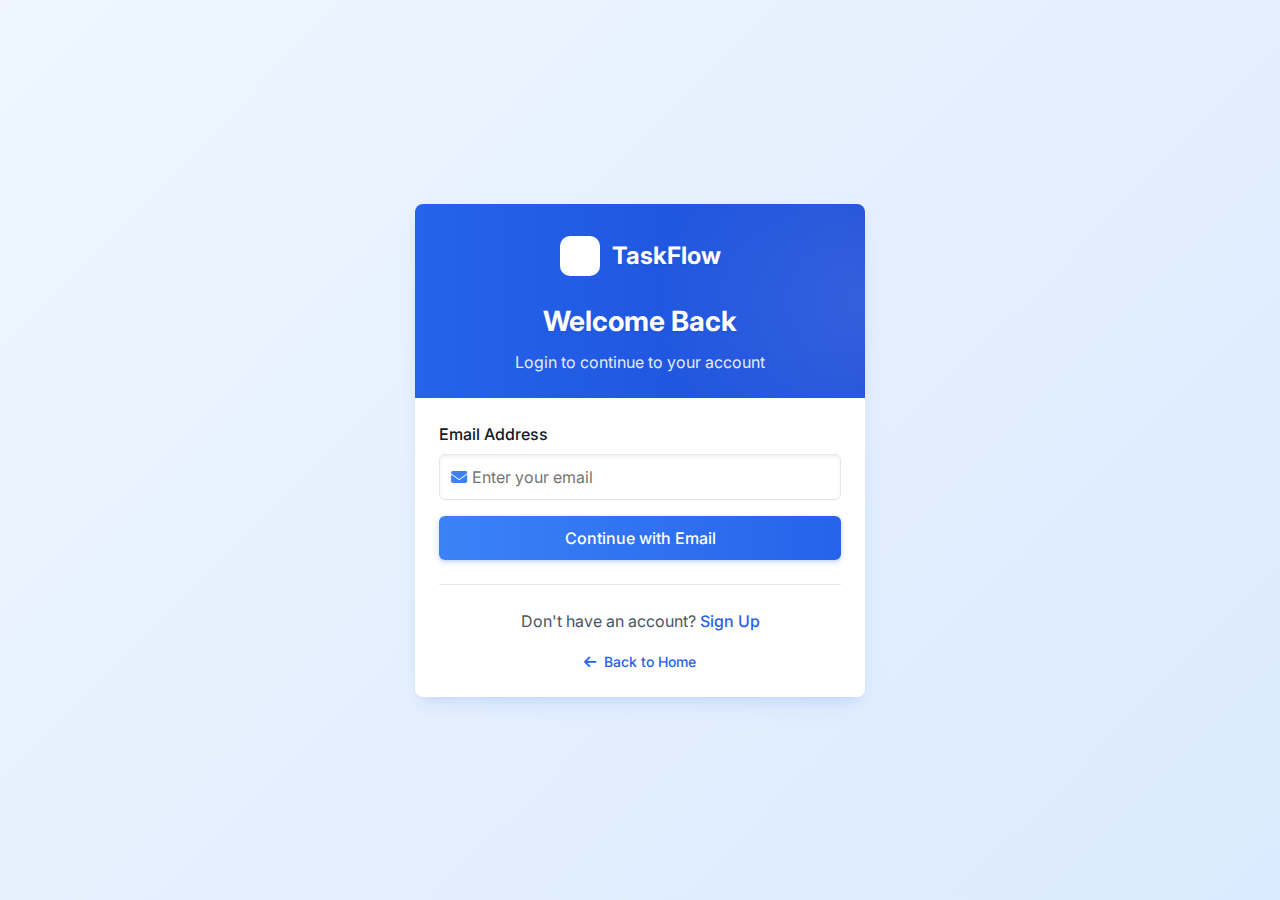
<file: login.html>
<!DOCTYPE html>
<html lang="en">
<head>
    <meta charset="UTF-8">
    <meta name="viewport" content="width=device-width, initial-scale=1.0">
    <title>Login | TaskFlow</title>
    <link rel="stylesheet" href="css/style.css">
    <link rel="stylesheet" href="css/auth.css">
    <link rel="stylesheet" href="https://cdnjs.cloudflare.com/ajax/libs/font-awesome/6.4.0/css/all.min.css">
    <link rel="preconnect" href="https://fonts.googleapis.com">
    <link rel="preconnect" href="https://fonts.gstatic.com" crossorigin>
    <link href="https://fonts.googleapis.com/css2?family=Inter:wght@300;400;500;600;700&display=swap" rel="stylesheet">
</head>
<body>
    <div class="auth-container">
        <div class="auth-card">
            <div class="auth-header">
                <div class="logo">
                    <img src="img/logo.svg" alt="TaskFlow Logo">
                    <h1>TaskFlow</h1>
                </div>
                <h2>Welcome Back</h2>
                <p>Login to continue to your account</p>
            </div>
            
            <div class="auth-form">
                <form id="login-form">
                    <div class="form-group">
                        <label for="email">Email Address</label>
                        <div class="input-with-icon">
                            <i class="fas fa-envelope"></i>
                            <input type="email" id="email" placeholder="Enter your email" required>
                        </div>
                    </div>
                    
                    <div id="otp-section" class="form-group hidden">
                        <label for="otp">OTP Verification</label>
                        <div class="input-with-icon">
                            <i class="fas fa-lock"></i>
                            <input type="text" id="otp" placeholder="Enter OTP sent to your email" maxlength="6">
                        </div>
                        <div class="otp-timer">
                            <span>Resend OTP in <span id="timer">60</span>s</span>
                            <button type="button" id="resend-otp" disabled>Resend OTP</button>
                        </div>
                    </div>
                    
                    <button type="submit" id="login-btn" class="auth-btn">Continue with Email</button>
                    <button type="button" id="verify-otp-btn" class="auth-btn hidden">Verify OTP</button>
                </form>
                
                <div class="auth-footer">
                    <p>Don't have an account? <a href="signup.html">Sign Up</a></p>
                    <a href="index.html" class="back-link"><i class="fas fa-arrow-left"></i> Back to Home</a>
                </div>
            </div>
        </div>
    </div>
    
    <div class="auth-background">
        <div class="shape shape-1"></div>
        <div class="shape shape-2"></div>
        <div class="shape shape-3"></div>
    </div>
    
    <script src="js/auth.js"></script>
</body>
</html>
</file>
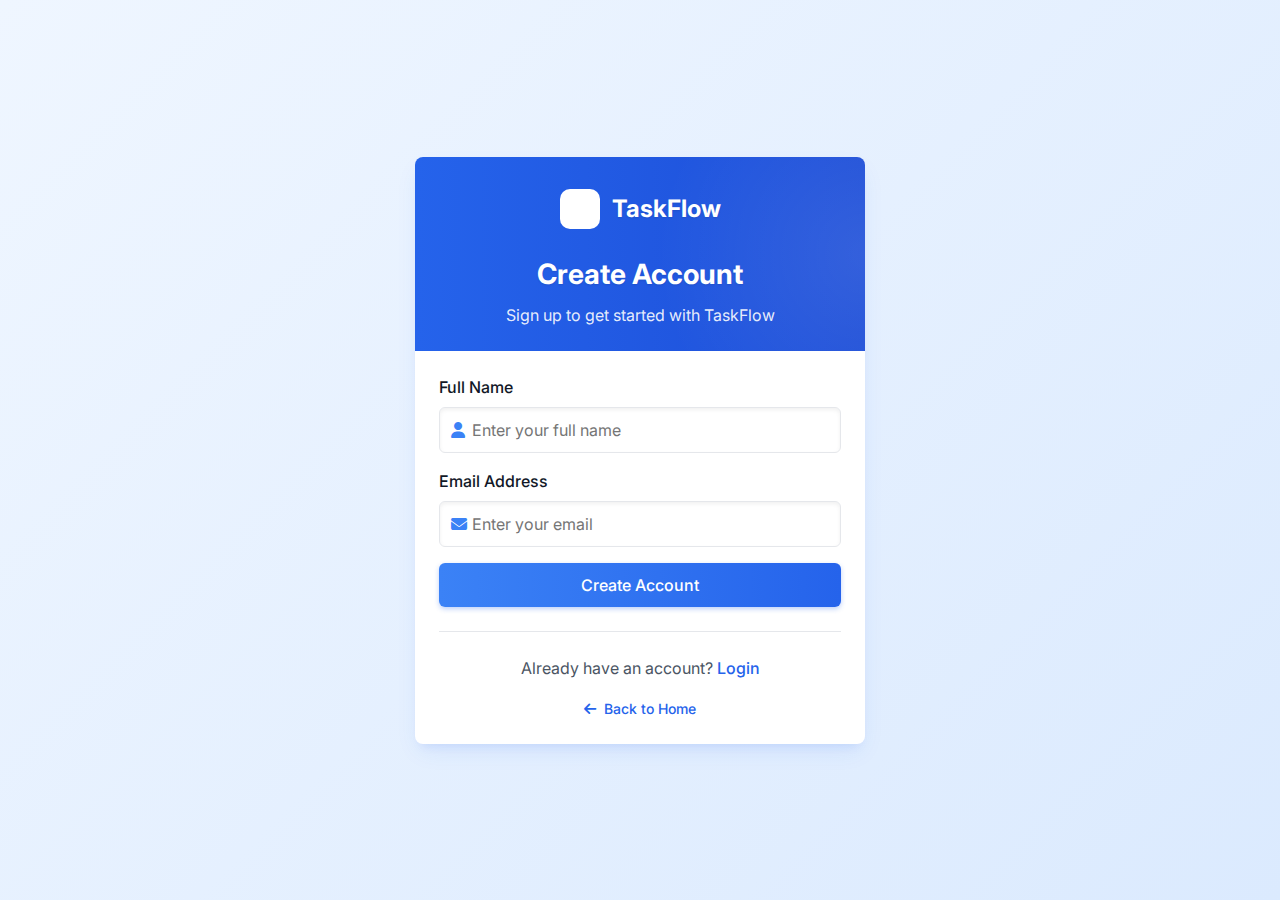
<file: signup.html>
<!DOCTYPE html>
<html lang="en">
<head>
    <meta charset="UTF-8">
    <meta name="viewport" content="width=device-width, initial-scale=1.0">
    <title>Sign Up | TaskFlow</title>
    <link rel="stylesheet" href="css/style.css">
    <link rel="stylesheet" href="css/auth.css">
    <link rel="stylesheet" href="https://cdnjs.cloudflare.com/ajax/libs/font-awesome/6.4.0/css/all.min.css">
    <link rel="preconnect" href="https://fonts.googleapis.com">
    <link rel="preconnect" href="https://fonts.gstatic.com" crossorigin>
    <link href="https://fonts.googleapis.com/css2?family=Inter:wght@300;400;500;600;700&display=swap" rel="stylesheet">
</head>
<body>
    <div class="auth-container">
        <div class="auth-card">
            <div class="auth-header">
                <div class="logo">
                    <img src="img/logo.svg" alt="TaskFlow Logo">
                    <h1>TaskFlow</h1>
                </div>
                <h2>Create Account</h2>
                <p>Sign up to get started with TaskFlow</p>
            </div>
            
            <div class="auth-form">
                <form id="signup-form">
                    <div class="form-group">
                        <label for="fullname">Full Name</label>
                        <div class="input-with-icon">
                            <i class="fas fa-user"></i>
                            <input type="text" id="fullname" placeholder="Enter your full name" required>
                        </div>
                    </div>
                    
                    <div class="form-group">
                        <label for="signup-email">Email Address</label>
                        <div class="input-with-icon">
                            <i class="fas fa-envelope"></i>
                            <input type="email" id="signup-email" placeholder="Enter your email" required>
                        </div>
                    </div>
                    
                    <div id="signup-otp-section" class="form-group hidden">
                        <label for="signup-otp">OTP Verification</label>
                        <div class="input-with-icon">
                            <i class="fas fa-lock"></i>
                            <input type="text" id="signup-otp" placeholder="Enter OTP sent to your email" maxlength="6">
                        </div>
                        <div class="otp-timer">
                            <span>Resend OTP in <span id="signup-timer">60</span>s</span>
                            <button type="button" id="signup-resend-otp" disabled>Resend OTP</button>
                        </div>
                    </div>
                    
                    <button type="submit" id="signup-btn" class="auth-btn">Create Account</button>
                    <button type="button" id="signup-verify-otp-btn" class="auth-btn hidden">Verify OTP</button>
                </form>
                
                <div class="auth-footer">
                    <p>Already have an account? <a href="login.html">Login</a></p>
                    <a href="index.html" class="back-link"><i class="fas fa-arrow-left"></i> Back to Home</a>
                </div>
            </div>
        </div>
    </div>
    
    <div class="auth-background">
        <div class="shape shape-1"></div>
        <div class="shape shape-2"></div>
        <div class="shape shape-3"></div>
    </div>
    
    <script src="js/auth.js"></script>
</body>
</html>
</file>
<file: css/style.css>
:root {
  /* Primary Colors - Using a more vibrant blue gradient */
  --primary-50: #eff6ff;
  --primary-100: #dbeafe;
  --primary-200: #bfdbfe;
  --primary-300: #93c5fd;
  --primary-400: #60a5fa;
  --primary-500: #3b82f6;
  --primary-600: #2563eb;
  --primary-700: #1d4ed8;
  --primary-800: #1e40af;
  --primary-900: #1e3a8a;
  
  /* Neutral Colors */
  --neutral-50: #f9fafb;
  --neutral-100: #f3f4f6;
  --neutral-200: #e5e7eb;
  --neutral-300: #d1d5db;
  --neutral-400: #9ca3af;
  --neutral-500: #6b7280;
  --neutral-600: #4b5563;
  --neutral-700: #374151;
  --neutral-800: #1f2937;
  --neutral-900: #111827;
  
  /* Accent Colors */
  --success: #10b981;
  --warning: #f59e0b;
  --error: #ef4444;
  --info: #3b82f6;
  
  /* UI Colors */
  --background: #ffffff;
  --foreground: var(--neutral-900);
  --card-bg: #ffffff;
  --border-color: var(--neutral-200);
  --muted: var(--neutral-100);
  --muted-foreground: var(--neutral-500);
  
  /* Typography */
  --font-sans: 'Inter', -apple-system, BlinkMacSystemFont, 'Segoe UI', Roboto, Oxygen, Ubuntu, Cantarell, 'Open Sans', 'Helvetica Neue', sans-serif;
  
  /* Shadows */
  --shadow-sm: 0 1px 2px 0 rgba(0, 0, 0, 0.05);
  --shadow: 0 1px 3px 0 rgba(0, 0, 0, 0.1), 0 1px 2px 0 rgba(0, 0, 0, 0.06);
  --shadow-md: 0 4px 6px -1px rgba(0, 0, 0, 0.1), 0 2px 4px -1px rgba(0, 0, 0, 0.06);
  --shadow-lg: 0 10px 15px -3px rgba(0, 0, 0, 0.1), 0 4px 6px -2px rgba(0, 0, 0, 0.05);
  --shadow-xl: 0 20px 25px -5px rgba(0, 0, 0, 0.1), 0 10px 10px -5px rgba(0, 0, 0, 0.04);
  --shadow-inner: inset 0 2px 4px 0 rgba(0, 0, 0, 0.06);
  --shadow-premium: 0 10px 25px -5px rgba(37, 99, 235, 0.1), 0 8px 10px -6px rgba(37, 99, 235, 0.1);
  
  /* Spacing */
  --spacing-1: 0.25rem;
  --spacing-2: 0.5rem;
  --spacing-3: 0.75rem;
  --spacing-4: 1rem;
  --spacing-5: 1.25rem;
  --spacing-6: 1.5rem;
  --spacing-8: 2rem;
  --spacing-10: 2.5rem;
  --spacing-12: 3rem;
  --spacing-16: 4rem;
  
  /* Border Radius */
  --radius-sm: 0.125rem;
  --radius: 0.25rem;
  --radius-md: 0.375rem;
  --radius-lg: 0.5rem;
  --radius-xl: 0.75rem;
  --radius-2xl: 1rem;
  --radius-full: 9999px;
  
  /* Transitions */
  --transition-all: all 0.2s ease;
  --transition-transform: transform 0.2s ease;
  --transition-opacity: opacity 0.2s ease;
  --transition-colors: background-color 0.2s ease, border-color 0.2s ease, color 0.2s ease;
  
  /* Layout */
  --sidebar-width: 250px;
  --header-height: 70px;
}

/* Dark Mode Colors */
.dark-mode {
  --background: var(--neutral-900);
  --foreground: var(--neutral-50);
  --card-bg: var(--neutral-800);
  --border-color: var(--neutral-700);
  --muted: var(--neutral-800);
  --muted-foreground: var(--neutral-400);
}

/* Reset & Base Styles */
*, *::before, *::after {
  box-sizing: border-box;
  margin: 0;
  padding: 0;
}

html {
  font-size: 16px;
  height: 100%;
  scroll-behavior: smooth;
}

body {
  font-family: var(--font-sans);
  background-color: var(--background);
  color: var(--foreground);
  line-height: 1.5;
  min-height: 100vh;
  transition: var(--transition-colors);
  -webkit-font-smoothing: antialiased;
  -moz-osx-font-smoothing: grayscale;
}

a {
  color: var(--primary-600);
  text-decoration: none;
  transition: var(--transition-colors);
}

a:hover {
  color: var(--primary-700);
}

button, input, select, textarea {
  font-family: inherit;
  font-size: 100%;
}

button {
  cursor: pointer;
}

ul, ol {
  list-style: none;
}

img {
  max-width: 100%;
  height: auto;
}

/* Layout */
.app-container {
  display: flex;
  min-height: 100vh;
  background: linear-gradient(to bottom right, var(--background), var(--neutral-50));
}

.sidebar {
  width: var(--sidebar-width);
  background: linear-gradient(to bottom, var(--primary-600), var(--primary-700));
  color: white;
  padding: var(--spacing-6);
  display: flex;
  flex-direction: column;
  position: fixed;
  height: 100vh;
  z-index: 10;
  transition: var(--transition-all);
  box-shadow: var(--shadow-lg);
}

.content {
  flex: 1;
  margin-left: var(--sidebar-width);
  min-height: 100vh;
  transition: var(--transition-all);
}

header {
  height: var(--header-height);
  border-bottom: 1px solid var(--border-color);
  display: flex;
  align-items: center;
  justify-content: space-between;
  padding: 0 var(--spacing-6);
  background-color: var(--card-bg);
  position: sticky;
  top: 0;
  z-index: 5;
  box-shadow: var(--shadow-sm);
  backdrop-filter: blur(10px);
  -webkit-backdrop-filter: blur(10px);
}

/* Logo */
.logo {
  display: flex;
  align-items: center;
  gap: var(--spacing-3);
  margin-bottom: var(--spacing-8);
}

.logo img {
  width: 32px;
  height: 32px;
  filter: drop-shadow(0 2px 4px rgba(0, 0, 0, 0.1));
}

.logo h1 {
  font-size: 1.5rem;
  font-weight: 700;
  color: white;
  text-shadow: 0 1px 2px rgba(0, 0, 0, 0.1);
}

/* Navigation */
.nav-links {
  display: flex;
  flex-direction: column;
  gap: var(--spacing-2);
  margin-bottom: var(--spacing-8);
  flex: 1;
}

.nav-links li a {
  display: flex;
  align-items: center;
  gap: var(--spacing-3);
  padding: var(--spacing-3) var(--spacing-4);
  border-radius: var(--radius-md);
  color: rgba(255, 255, 255, 0.8);
  font-weight: 500;
  transition: var(--transition-all);
}

.nav-links li a:hover {
  background-color: rgba(255, 255, 255, 0.1);
  color: white;
  transform: translateX(5px);
}

.nav-links li.active a {
  background-color: rgba(255, 255, 255, 0.2);
  color: white;
  box-shadow: 0 2px 5px rgba(0, 0, 0, 0.1);
}

/* Theme Toggle */
.theme-toggle {
  display: flex;
  align-items: center;
  justify-content: space-between;
  padding: var(--spacing-4);
  background-color: rgba(255, 255, 255, 0.1);
  border-radius: var(--radius-md);
  color: white;
}

.switch {
  position: relative;
  display: inline-block;
  width: 48px;
  height: 24px;
}

.switch input {
  opacity: 0;
  width: 0;
  height: 0;
}

.slider {
  position: absolute;
  cursor: pointer;
  top: 0;
  left: 0;
  right: 0;
  bottom: 0;
  background-color: rgba(255, 255, 255, 0.3);
  transition: var(--transition-all);
}

.slider:before {
  position: absolute;
  content: "";
  height: 18px;
  width: 18px;
  left: 3px;
  bottom: 3px;
  background-color: white;
  transition: var(--transition-all);
  box-shadow: 0 2px 4px rgba(0, 0, 0, 0.1);
}

input:checked + .slider {
  background-color: var(--primary-300);
}

input:checked + .slider:before {
  transform: translateX(24px);
}

.slider.round {
  border-radius: 24px;
}

.slider.round:before {
  border-radius: 50%;
}

/* Header Components */
.search-container {
  position: relative;
  width: 300px;
}

.search-container i {
  position: absolute;
  left: var(--spacing-3);
  top: 50%;
  transform: translateY(-50%);
  color: var(--neutral-400);
}

.search-container input {
  width: 100%;
  padding: var(--spacing-3) var(--spacing-3) var(--spacing-3) var(--spacing-8);
  border: 1px solid var(--border-color);
  border-radius: var(--radius-full);
  background-color: var(--muted);
  color: var(--foreground);
  transition: var(--transition-all);
  box-shadow: var(--shadow-inner);
}

.search-container input:focus {
  outline: none;
  border-color: var(--primary-400);
  background-color: var(--background);
  box-shadow: 0 0 0 3px rgba(59, 130, 246, 0.1);
}

.user-menu {
  display: flex;
  align-items: center;
  gap: var(--spacing-4);
}

.notifications {
  position: relative;
  cursor: pointer;
  transition: var(--transition-transform);
}

.notifications:hover {
  transform: scale(1.1);
}

.notifications i {
  font-size: 1.25rem;
  color: var(--neutral-600);
}

.badge {
  position: absolute;
  top: -8px;
  right: -8px;
  background: linear-gradient(to bottom right, var(--error), #f87171);
  color: white;
  font-size: 0.75rem;
  width: 18px;
  height: 18px;
  border-radius: 50%;
  display: flex;
  align-items: center;
  justify-content: center;
  box-shadow: 0 2px 4px rgba(239, 68, 68, 0.3);
}

.user-profile {
  display: flex;
  align-items: center;
  gap: var(--spacing-2);
  cursor: pointer;
  padding: var(--spacing-2) var(--spacing-3);
  border-radius: var(--radius-md);
  transition: var(--transition-all);
}

.user-profile:hover {
  background-color: var(--muted);
  transform: translateY(-2px);
}

.user-profile img {
  width: 36px;
  height: 36px;
  border-radius: 50%;
  object-fit: cover;
  border: 2px solid var(--primary-200);
  box-shadow: 0 2px 5px rgba(0, 0, 0, 0.1);
}

.dropdown-menu {
  position: absolute;
  top: calc(var(--header-height) - 10px);
  right: var(--spacing-6);
  background-color: var(--card-bg);
  border: 1px solid var(--border-color);
  border-radius: var(--radius-md);
  box-shadow: var(--shadow-lg);
  width: 200px;
  z-index: 10;
  display: none;
  transform: translateY(-10px);
  opacity: 0;
  transition: var(--transition-all);
}

.dropdown-menu.active {
  display: block;
  transform: translateY(0);
  opacity: 1;
}

.dropdown-menu ul {
  padding: var(--spacing-2);
}

.dropdown-menu ul li a {
  display: flex;
  align-items: center;
  gap: var(--spacing-3);
  padding: var(--spacing-3) var(--spacing-4);
  color: var(--foreground);
  border-radius: var(--radius-md);
  transition: var(--transition-all);
}

.dropdown-menu ul li a:hover {
  background-color: var(--muted);
  transform: translateX(5px);
}

/* Dashboard */
.dashboard {
  padding: var(--spacing-6);
}

.welcome-section {
  margin-bottom: var(--spacing-8);
  background: linear-gradient(to right, var(--primary-600), var(--primary-700));
  padding: var(--spacing-6);
  border-radius: var(--radius-lg);
  color: white;
  box-shadow: var(--shadow-premium);
  position: relative;
  overflow: hidden;
}

.welcome-section::before {
  content: '';
  position: absolute;
  top: -50%;
  right: -50%;
  width: 100%;
  height: 200%;
  background: radial-gradient(circle, rgba(255, 255, 255, 0.1) 0%, transparent 70%);
  transform: rotate(30deg);
}

.welcome-section h2 {
  font-size: 1.75rem;
  font-weight: 700;
  margin-bottom: var(--spacing-2);
  text-shadow: 0 1px 2px rgba(0, 0, 0, 0.1);
}

.welcome-section p {
  color: rgba(255, 255, 255, 0.9);
  font-weight: 500;
}

.task-controls {
  display: flex;
  justify-content: space-between;
  align-items: center;
  margin-bottom: var(--spacing-6);
  background-color: var(--card-bg);
  padding: var(--spacing-4) var(--spacing-6);
  border-radius: var(--radius-lg);
  box-shadow: var(--shadow);
}

.filters {
  display: flex;
  gap: var(--spacing-2);
}

.filter-btn {
  padding: var(--spacing-2) var(--spacing-4);
  border: 1px solid var(--border-color);
  border-radius: var(--radius-full);
  background-color: var(--background);
  color: var(--neutral-600);
  font-weight: 500;
  transition: var(--transition-all);
}

.filter-btn:hover {
  background-color: var(--muted);
  transform: translateY(-2px);
  box-shadow: var(--shadow-sm);
}

.filter-btn.active {
  background: linear-gradient(to right, var(--primary-500), var(--primary-600));
  color: white;
  border-color: transparent;
  box-shadow: 0 2px 5px rgba(37, 99, 235, 0.3);
}

.add-task-btn {
  display: flex;
  align-items: center;
  gap: var(--spacing-2);
  padding: var(--spacing-3) var(--spacing-5);
  background: linear-gradient(to right, var(--primary-500), var(--primary-600));
  color: white;
  border: none;
  border-radius: var(--radius-md);
  font-weight: 500;
  transition: var(--transition-all);
  box-shadow: 0 2px 5px rgba(37, 99, 235, 0.3);
}

.add-task-btn:hover {
  background: linear-gradient(to right, var(--primary-600), var(--primary-700));
  transform: translateY(-2px);
  box-shadow: 0 4px 8px rgba(37, 99, 235, 0.4);
}

.tasks-container {
  display: grid;
  grid-template-columns: repeat(auto-fill, minmax(300px, 1fr));
  gap: var(--spacing-6);
}

.task-card {
  background-color: var(--card-bg);
  border: 1px solid var(--border-color);
  border-radius: var(--radius-lg);
  padding: var(--spacing-5);
  box-shadow: var(--shadow);
  transition: var(--transition-all);
  position: relative;
  overflow: hidden;
}

.task-card::before {
  content: '';
  position: absolute;
  top: 0;
  left: 0;
  width: 4px;
  height: 100%;
  background: linear-gradient(to bottom, var(--primary-400), var(--primary-600));
  opacity: 0;
  transition: var(--transition-all);
}

.task-card:hover {
  box-shadow: var(--shadow-lg);
  transform: translateY(-5px);
}

.task-card:hover::before {
  opacity: 1;
}

.task-header {
  display: flex;
  justify-content: space-between;
  align-items: flex-start;
  margin-bottom: var(--spacing-4);
}

.task-title {
  font-size: 1.125rem;
  font-weight: 600;
  margin-bottom: var(--spacing-2);
  color: var(--foreground);
}

.task-priority {
  font-size: 0.75rem;
  font-weight: 600;
  padding: var(--spacing-1) var(--spacing-2);
  border-radius: var(--radius-full);
  text-transform: uppercase;
  letter-spacing: 0.5px;
}

.priority-high {
  background: linear-gradient(to right, #fecaca, #fca5a5);
  color: #b91c1c;
}

.priority-medium {
  background: linear-gradient(to right, #fed7aa, #fdba74);
  color: #c2410c;
}

.priority-low {
  background: linear-gradient(to right, #bbf7d0, #86efac);
  color: #15803d;
}

.task-description {
  color: var(--neutral-600);
  margin-bottom: var(--spacing-4);
  font-size: 0.875rem;
  line-height: 1.6;
}

.task-meta {
  display: flex;
  justify-content: space-between;
  align-items: center;
  font-size: 0.875rem;
  color: var(--neutral-500);
}

.task-due-date, .task-created {
  display: flex;
  align-items: center;
  gap: var(--spacing-2);
}

.task-actions {
  display: flex;
  justify-content: space-between;
  align-items: center;
  margin-top: var(--spacing-4);
  padding-top: var(--spacing-4);
  border-top: 1px solid var(--border-color);
}

.task-complete {
  display: flex;
  align-items: center;
  gap: var(--spacing-2);
}

.task-complete input[type="checkbox"] {
  width: 18px;
  height: 18px;
  border-radius: var(--radius-sm);
  border: 2px solid var(--neutral-400);
  appearance: none;
  cursor: pointer;
  transition: var(--transition-all);
}

.task-complete input[type="checkbox"]:checked {
  background-color: var(--primary-600);
  border-color: var(--primary-600);
  background-image: url("data:image/svg+xml,%3Csvg xmlns='http://www.w3.org/2000/svg' viewBox='0 0 24 24' fill='white' width='18px' height='18px'%3E%3Cpath d='M0 0h24v24H0z' fill='none'/%3E%3Cpath d='M9 16.17L4.83 12l-1.42 1.41L9 19 21 7l-1.41-1.41z'/%3E%3C/svg%3E");
  background-repeat: no-repeat;
  background-position: center;
  box-shadow: 0 0 0 2px rgba(37, 99, 235, 0.3);
}

.task-menu {
  position: relative;
}

.task-menu-btn {
  background: none;
  border: none;
  color: var(--neutral-500);
  cursor: pointer;
  font-size: 1.25rem;
  transition: var(--transition-all);
}

.task-menu-btn:hover {
  color: var(--primary-600);
  transform: rotate(90deg);
}

.task-menu-dropdown {
  position: absolute;
  top: 100%;
  right: 0;
  background-color: var(--card-bg);
  border: 1px solid var(--border-color);
  border-radius: var(--radius-md);
  box-shadow: var(--shadow-lg);
  width: 150px;
  z-index: 5;
  display: none;
  transform: translateY(10px);
  opacity: 0;
  transition: var(--transition-all);
}

.task-menu-dropdown.active {
  display: block;
  transform: translateY(0);
  opacity: 1;
}

.task-menu-dropdown ul li a {
  display: flex;
  align-items: center;
  gap: var(--spacing-2);
  padding: var(--spacing-2) var(--spacing-4);
  color: var(--foreground);
  font-size: 0.875rem;
  transition: var(--transition-all);
}

.task-menu-dropdown ul li a:hover {
  background-color: var(--muted);
  transform: translateX(5px);
}

.task-menu-dropdown ul li a.delete {
  color: var(--error);
}

.task-menu-dropdown ul li a.delete:hover {
  background-color: rgba(239, 68, 68, 0.1);
}

.empty-state {
  grid-column: 1 / -1;
  display: flex;
  flex-direction: column;
  align-items: center;
  justify-content: center;
  padding: var(--spacing-12);
  text-align: center;
  background-color: var(--card-bg);
  border-radius: var(--radius-lg);
  box-shadow: var(--shadow);
}

.empty-state img {
  width: 200px;
  margin-bottom: var(--spacing-6);
  filter: drop-shadow(0 4px 6px rgba(0, 0, 0, 0.1));
  animation: float 3s ease-in-out infinite;
}

@keyframes float {
  0% { transform: translateY(0px); }
  50% { transform: translateY(-10px); }
  100% { transform: translateY(0px); }
}

.empty-state h3 {
  font-size: 1.25rem;
  font-weight: 600;
  margin-bottom: var(--spacing-2);
  color: var(--foreground);
}

.empty-state p {
  color: var(--neutral-500);
}

/* Modal */
.modal {
  position: fixed;
  top: 0;
  left: 0;
  width: 100%;
  height: 100%;
  display: flex;
  align-items: center;
  justify-content: center;
  z-index: 100;
  visibility: hidden;
  opacity: 0;
  transition: var(--transition-all);
}

.modal.active {
  visibility: visible;
  opacity: 1;
}

.modal-content {
  background-color: var(--card-bg);
  border-radius: var(--radius-lg);
  box-shadow: var(--shadow-xl);
  width: 90%;
  max-width: 500px;
  max-height: 90vh;
  overflow-y: auto;
  z-index: 101;
  transform: scale(0.9);
  transition: var(--transition-all);
}

.modal.active .modal-content {
  transform: scale(1);
}

.modal-header {
  display: flex;
  justify-content: space-between;
  align-items: center;
  padding: var(--spacing-5);
  border-bottom: 1px solid var(--border-color);
  background: linear-gradient(to right, var(--primary-600), var(--primary-700));
  color: white;
  border-top-left-radius: var(--radius-lg);
  border-top-right-radius: var(--radius-lg);
}

.modal-header h2 {
  font-size: 1.25rem;
  font-weight: 600;
  text-shadow: 0 1px 2px rgba(0, 0, 0, 0.1);
}

.close-btn {
  background: none;
  border: none;
  font-size: 1.5rem;
  color: rgba(255, 255, 255, 0.8);
  cursor: pointer;
  transition: var(--transition-all);
}

.close-btn:hover {
  color: white;
  transform: rotate(90deg);
}

.modal-body {
  padding: var(--spacing-5);
}

.form-group {
  margin-bottom: var(--spacing-4);
}

.form-group label {
  display: block;
  margin-bottom: var(--spacing-2);
  font-weight: 500;
  color: var(--foreground);
}

.form-group input,
.form-group textarea,
.form-group select {
  width: 100%;
  padding: var(--spacing-3);
  border: 1px solid var(--border-color);
  border-radius: var(--radius-md);
  background-color: var(--background);
  color: var(--foreground);
  transition: var(--transition-all);
  box-shadow: var(--shadow-inner);
}

.form-group input:focus,
.form-group textarea:focus,
.form-group select:focus {
  outline: none;
  border-color: var(--primary-400);
  box-shadow: 0 0 0 3px rgba(59, 130, 246, 0.1);
}

.form-group textarea {
  resize: vertical;
  min-height: 100px;
}

.form-row {
  display: grid;
  grid-template-columns: 1fr 1fr;
  gap: var(--spacing-4);
}

.form-actions {
  display: flex;
  justify-content: flex-end;
  gap: var(--spacing-3);
  margin-top: var(--spacing-6);
}

.cancel-btn {
  padding: var(--spacing-2) var(--spacing-4);
  background-color: var(--neutral-200);
  color: var(--neutral-700);
  border: none;
  border-radius: var(--radius-md);
  font-weight: 500;
  transition: var(--transition-all);
}

.cancel-btn:hover {
  background-color: var(--neutral-300);
  transform: translateY(-2px);
}

.save-btn {
  padding: var(--spacing-2) var(--spacing-4);
  background: linear-gradient(to right, var(--primary-500), var(--primary-600));
  color: white;
  border: none;
  border-radius: var(--radius-md);
  font-weight: 500;
  transition: var(--transition-all);
  box-shadow: 0 2px 5px rgba(37, 99, 235, 0.3);
}

.save-btn:hover {
  background: linear-gradient(to right, var(--primary-600), var(--primary-700));
  transform: translateY(-2px);
  box-shadow: 0 4px 8px rgba(37, 99,  var(--primary-700));
  transform: translateY(-2px);
  box-shadow: 0 4px 8px rgba(37, 99, 235, 0.4);
}

.overlay {
  position: fixed;
  top: 0;
  left: 0;
  width: 100%;
  height: 100%;
  background-color: rgba(0, 0, 0, 0.5);
  backdrop-filter: blur(3px);
  z-index: 99;
  visibility: hidden;
  opacity: 0;
  transition: var(--transition-all);
}

.overlay.active {
  visibility: visible;
  opacity: 1;
}

/* Profile Page */
.profile-container {
  padding: var(--spacing-6);
}

.profile-header {
  margin-bottom: var(--spacing-8);
  background: linear-gradient(to right, var(--primary-600), var(--primary-700));
  padding: var(--spacing-6);
  border-radius: var(--radius-lg);
  color: white;
  box-shadow: var(--shadow-premium);
}

.profile-header h2 {
  font-size: 1.75rem;
  font-weight: 700;
  margin-bottom: var(--spacing-2);
  text-shadow: 0 1px 2px rgba(0, 0, 0, 0.1);
}

.profile-header p {
  color: rgba(255, 255, 255, 0.9);
}

.profile-content {
  display: grid;
  gap: var(--spacing-8);
}

.profile-card {
  background-color: var(--card-bg);
  border-radius: var(--radius-lg);
  padding: var(--spacing-6);
  box-shadow: var(--shadow-lg);
  display: flex;
  align-items: center;
  gap: var(--spacing-6);
  position: relative;
  overflow: hidden;
}

.profile-card::after {
  content: '';
  position: absolute;
  bottom: 0;
  right: 0;
  width: 150px;
  height: 150px;
  background: radial-gradient(circle, var(--primary-100) 0%, transparent 70%);
  opacity: 0.5;
  z-index: 0;
}

.profile-avatar {
  position: relative;
  z-index: 1;
}

.profile-avatar img {
  width: 100px;
  height: 100px;
  border-radius: 50%;
  object-fit: cover;
  border: 4px solid var(--primary-100);
  box-shadow: 0 4px 10px rgba(37, 99, 235, 0.2);
  transition: var(--transition-all);
}

.profile-avatar img:hover {
  transform: scale(1.05);
}

.avatar-upload {
  position: absolute;
  bottom: 0;
  right: 0;
}

.upload-btn {
  display: flex;
  align-items: center;
  justify-content: center;
  width: 32px;
  height: 32px;
  background: linear-gradient(to right, var(--primary-500), var(--primary-600));
  color: white;
  border-radius: 50%;
  cursor: pointer;
  transition: var(--transition-all);
  box-shadow: 0 2px 5px rgba(37, 99, 235, 0.3);
}

.upload-btn:hover {
  background: linear-gradient(to right, var(--primary-600), var(--primary-700));
  transform: translateY(-2px);
  box-shadow: 0 4px 8px rgba(37, 99, 235, 0.4);
}

#avatar-upload {
  display: none;
}

.profile-info {
  z-index: 1;
}

.profile-info h3 {
  font-size: 1.5rem;
  font-weight: 600;
  margin-bottom: var(--spacing-1);
  color: var(--foreground);
}

.profile-info p {
  color: var(--neutral-600);
  margin-bottom: var(--spacing-2);
}

.joined-date {
  font-size: 0.875rem;
  color: var(--neutral-500);
}

.profile-stats {
  display: grid;
  grid-template-columns: repeat(auto-fit, minmax(200px, 1fr));
  gap: var(--spacing-4);
}

.stat-card {
  background-color: var(--card-bg);
  border-radius: var(--radius-lg);
  padding: var(--spacing-5);
  box-shadow: var(--shadow);
  display: flex;
  align-items: center;
  gap: var(--spacing-4);
  transition: var(--transition-all);
  position: relative;
  overflow: hidden;
}

.stat-card:hover {
  transform: translateY(-5px);
  box-shadow: var(--shadow-lg);
}

.stat-card::before {
  content: '';
  position: absolute;
  top: 0;
  left: 0;
  width: 4px;
  height: 100%;
  background: linear-gradient(to bottom, var(--primary-400), var(--primary-600));
}

.stat-icon {
  display: flex;
  align-items: center;
  justify-content: center;
  width: 48px;
  height: 48px;
  background: linear-gradient(to bottom right, var(--primary-100), var(--primary-200));
  color: var(--primary-600);
  border-radius: var(--radius-md);
  font-size: 1.25rem;
  box-shadow: 0 2px 5px rgba(37, 99, 235, 0.1);
  z-index: 1;
}

.dark-mode .stat-icon {
  background: linear-gradient(to bottom right, var(--primary-900), var(--primary-800));
  color: var(--primary-300);
}

.stat-info {
  z-index: 1;
}

.stat-info h4 {
  font-size: 1rem;
  font-weight: 600;
  margin-bottom: var(--spacing-1);
  color: var(--foreground);
}

.stat-info p {
  font-size: 1.5rem;
  font-weight: 700;
  background: linear-gradient(to right, var(--primary-500), var(--primary-700));
  -webkit-background-clip: text;
  -webkit-text-fill-color: transparent;
}

.profile-form-container {
  background-color: var(--card-bg);
  border-radius: var(--radius-lg);
  padding: var(--spacing-6);
  box-shadow: var(--shadow);
}

.profile-form-container h3 {
  font-size: 1.25rem;
  font-weight: 600;
  margin-bottom: var(--spacing-4);
  color: var(--foreground);
}

/* About Page */
.about-container {
  padding: var(--spacing-6);
}

.about-hero {
  display: flex;
  align-items: center;
  gap: var(--spacing-8);
  margin-bottom: var(--spacing-12);
  background: linear-gradient(to right, var(--primary-50), var(--background));
  border-radius: var(--radius-lg);
  padding: var(--spacing-8);
  box-shadow: var(--shadow);
}

.about-content {
  flex: 1;
}

.about-content h1 {
  font-size: 2.5rem;
  font-weight: 700;
  margin-bottom: var(--spacing-4);
  background: linear-gradient(to right, var(--primary-600), var(--primary-800));
  -webkit-background-clip: text;
  -webkit-text-fill-color: transparent;
  line-height: 1.2;
}

.about-content p {
  font-size: 1.125rem;
  color: var(--neutral-600);
  max-width: 600px;
  line-height: 1.6;
}

.about-image {
  flex: 1;
  display: flex;
  justify-content: center;
}

.about-image img {
  max-width: 100%;
  height: auto;
  filter: drop-shadow(0 10px 15px rgba(37, 99, 235, 0.2));
  animation: float 3s ease-in-out infinite;
}

.features-section {
  margin-bottom: var(--spacing-12);
}

.features-section h2 {
  font-size: 1.75rem;
  font-weight: 700;
  margin-bottom: var(--spacing-6);
  text-align: center;
  color: var(--foreground);
}

.features-grid {
  display: grid;
  grid-template-columns: repeat(auto-fit, minmax(250px, 1fr));
  gap: var(--spacing-6);
}

.feature-card {
  background-color: var(--card-bg);
  border-radius: var(--radius-lg);
  padding: var(--spacing-6);
  box-shadow: var(--shadow);
  text-align: center;
  transition: var(--transition-all);
  position: relative;
  overflow: hidden;
}

.feature-card:hover {
  transform: translateY(-10px);
  box-shadow: var(--shadow-lg);
}

.feature-card::before {
  content: '';
  position: absolute;
  top: 0;
  left: 0;
  width: 100%;
  height: 4px;
  background: linear-gradient(to right, var(--primary-400), var(--primary-600));
}

.feature-icon {
  display: flex;
  align-items: center;
  justify-content: center;
  width: 64px;
  height: 64px;
  background: linear-gradient(to bottom right, var(--primary-100), var(--primary-200));
  color: var(--primary-600);
  border-radius: 50%;
  font-size: 1.5rem;
  margin: 0 auto var(--spacing-4);
  box-shadow: 0 4px 10px rgba(37, 99, 235, 0.2);
}

.dark-mode .feature-icon {
  background: linear-gradient(to bottom right, var(--primary-900), var(--primary-800));
  color: var(--primary-300);
}

.feature-card h3 {
  font-size: 1.25rem;
  font-weight: 600;
  margin-bottom: var(--spacing-3);
  color: var(--foreground);
}

.feature-card p {
  color: var(--neutral-600);
  line-height: 1.6;
}

.team-section h2 {
  font-size: 1.75rem;
  font-weight: 700;
  margin-bottom: var(--spacing-6);
  text-align: center;
  color: var(--foreground);
}

.team-grid {
  display: grid;
  grid-template-columns: repeat(auto-fit, minmax(200px, 1fr));
  gap: var(--spacing-6);
}

.team-card {
  background-color: var(--card-bg);
  border-radius: var(--radius-lg);
  padding: var(--spacing-6);
  box-shadow: var(--shadow);
  text-align: center;
  transition: var(--transition-all);
}

.team-card:hover {
  transform: translateY(-10px);
  box-shadow: var(--shadow-lg);
}

.team-avatar {
  width: 100px;
  height: 100px;
  border-radius: 50%;
  overflow: hidden;
  margin: 0 auto var(--spacing-4);
  border: 4px solid var(--primary-100);
  box-shadow: 0 4px 10px rgba(37, 99, 235, 0.2);
}

.team-avatar img {
  width: 100%;
  height: 100%;
  object-fit: cover;
  transition: var(--transition-all);
}

.team-card:hover .team-avatar img {
  transform: scale(1.1);
}

.team-card h3 {
  font-size: 1.25rem;
  font-weight: 600;
  margin-bottom: var(--spacing-1);
  color: var(--foreground);
}

.team-card p {
  color: var(--primary-600);
  font-weight: 500;
}

/* Contact Page */
.contact-container {
  padding: var(--spacing-6);
  display: grid;
  grid-template-columns: 1fr 1fr;
  gap: var(--spacing-8);
}

.contact-info h2 {
  font-size: 1.75rem;
  font-weight: 700;
  margin-bottom: var(--spacing-4);
  color: var(--foreground);
}

.contact-info > p {
  color: var(--neutral-600);
  margin-bottom: var(--spacing-6);
  line-height: 1.6;
}

.contact-methods {
  display: grid;
  gap: var(--spacing-4);
  margin-bottom: var(--spacing-8);
}

.contact-method {
  display: flex;
  align-items: center;
  gap: var(--spacing-4);
  transition: var(--transition-all);
  padding: var(--spacing-4);
  border-radius: var(--radius-md);
}

.contact-method:hover {
  background-color: var(--muted);
  transform: translateX(5px);
}

.contact-icon {
  display: flex;
  align-items: center;
  justify-content: center;
  width: 48px;
  height: 48px;
  background: linear-gradient(to bottom right, var(--primary-100), var(--primary-200));
  color: var(--primary-600);
  border-radius: var(--radius-md);
  font-size: 1.25rem;
  box-shadow: 0 2px 5px rgba(37, 99, 235, 0.1);
}

.dark-mode .contact-icon {
  background: linear-gradient(to bottom right, var(--primary-900), var(--primary-800));
  color: var(--primary-300);
}

.contact-details h3 {
  font-size: 1.125rem;
  font-weight: 600;
  margin-bottom: var(--spacing-1);
  color: var(--foreground);
}

.contact-details p {
  color: var(--neutral-600);
}

.social-links h3 {
  font-size: 1.125rem;
  font-weight: 600;
  margin-bottom: var(--spacing-3);
  color: var(--foreground);
}

.social-icons {
  display: flex;
  gap: var(--spacing-3);
}

.social-icon {
  display: flex;
  align-items: center;
  justify-content: center;
  width: 40px;
  height: 40px;
  background: linear-gradient(to bottom right, var(--primary-100), var(--primary-200));
  color: var(--primary-600);
  border-radius: 50%;
  font-size: 1.125rem;
  transition: var(--transition-all);
  box-shadow: 0 2px 5px rgba(37, 99, 235, 0.1);
}

.social-icon:hover {
  background: linear-gradient(to right, var(--primary-500), var(--primary-600));
  color: white;
  transform: translateY(-5px);
  box-shadow: 0 4px 8px rgba(37, 99, 235, 0.3);
}

.dark-mode .social-icon {
  background: linear-gradient(to bottom right, var(--primary-900), var(--primary-800));
  color: var(--primary-300);
}

.dark-mode .social-icon:hover {
  background: linear-gradient(to right, var(--primary-600), var(--primary-500));
  color: white;
}

.contact-form-container {
  background-color: var(--card-bg);
  border-radius: var(--radius-lg);
  padding: var(--spacing-6);
  box-shadow: var(--shadow-lg);
  position: relative;
  overflow: hidden;
}

.contact-form-container::before {
  content: '';
  position: absolute;
  top: 0;
  left: 0;
  width: 100%;
  height: 5px;
  background: linear-gradient(to right, var(--primary-400), var(--primary-600));
}

.contact-form-container h2 {
  font-size: 1.5rem;
  font-weight: 700;
  margin-bottom: var(--spacing-4);
  color: var(--foreground);
}

.submit-btn {
  width: 100%;
  padding: var(--spacing-3) var(--spacing-4);
  background: linear-gradient(to right, var(--primary-500), var(--primary-600));
  color: white;
  border: none;
  border-radius: var(--radius-md);
  font-weight: 500;
  transition: var(--transition-all);
  box-shadow: 0 2px 5px rgba(37, 99, 235, 0.3);
}

.submit-btn:hover {
  background: linear-gradient(to right, var(--primary-600), var(--primary-700));
  transform: translateY(-2px);
  box-shadow: 0 4px 8px rgba(37, 99, 235, 0.4);
}

/* Login Prompt Modal */
.login-btn, .signup-btn {
  display: inline-block;
  padding: var(--spacing-3) var(--spacing-5);
  border-radius: var(--radius-md);
  font-weight: 500;
  text-align: center;
  transition: var(--transition-all);
}

.login-btn {
  background: linear-gradient(to right, var(--primary-500), var(--primary-600));
  color: white;
  margin-right: var(--spacing-3);
  box-shadow: 0 2px 5px rgba(37, 99, 235, 0.3);
}

.login-btn:hover {
  background: linear-gradient(to right, var(--primary-600), var(--primary-700));
  color: white;
  transform: translateY(-2px);
  box-shadow: 0 4px 8px rgba(37, 99, 235, 0.4);
}

.signup-btn {
  background-color: var(--neutral-200);
  color: var(--neutral-700);
  border: 1px solid var(--neutral-300);
}

.signup-btn:hover {
  background-color: var(--neutral-300);
  transform: translateY(-2px);
  box-shadow: var(--shadow-sm);
}

/* Utilities */
.hidden {
  display: none !important;
}

/* Responsive Styles */
@media (max-width: 1024px) {
  .about-hero {
    flex-direction: column;
    text-align: center;
  }
  
  .about-content p {
    max-width: 100%;
  }
}

@media (max-width: 768px) {
  .sidebar {
    width: 70px;
    padding: var(--spacing-4);
  }
  
  .logo h1, .nav-links li a span, .theme-toggle span {
    display: none;
  }
  
  .content {
    margin-left: 70px;
  }
  
  .nav-links li a {
    justify-content: center;
    padding: var(--spacing-3);
  }
  
  .nav-links li a i {
    font-size: 1.25rem;
  }
  
  .contact-container {
    grid-template-columns: 1fr;
  }
  
  .profile-card {
    flex-direction: column;
    text-align: center;
  }
}

@media (max-width: 576px) {
  .search-container {
    display: none;
  }
  
  .task-controls {
    flex-direction: column;
    gap: var(--spacing-4);
  }
  
  .filters {
    width: 100%;
    justify-content: space-between;
  }
  
  .add-task-btn {
    width: 100%;
  }
  
  .form-row {
    grid-template-columns: 1fr;
  }
  
  .profile-stats {
    grid-template-columns: 1fr;
  }
}
</file>
<file: css/auth.css>
.auth-container {
  display: flex;
  align-items: center;
  justify-content: center;
  min-height: 100vh;
  padding: var(--spacing-4);
  position: relative;
  z-index: 10;
  background: linear-gradient(135deg, var(--primary-50), var(--primary-100));
}

.auth-card {
  background-color: var(--card-bg);
  border-radius: var(--radius-lg);
  box-shadow: var(--shadow-premium);
  width: 100%;
  max-width: 450px;
  overflow: hidden;
  transform: translateY(0);
  transition: transform 0.3s ease;
}

.auth-card:hover {
  transform: translateY(-5px);
}

.auth-header {
  padding: var(--spacing-8) var(--spacing-6) var(--spacing-6);
  text-align: center;
  background: linear-gradient(to right, var(--primary-600), var(--primary-700));
  color: white;
  position: relative;
  overflow: hidden;
}

.auth-header::before {
  content: '';
  position: absolute;
  top: -50%;
  right: -50%;
  width: 100%;
  height: 200%;
  background: radial-gradient(circle, rgba(255, 255, 255, 0.1) 0%, transparent 70%);
  transform: rotate(30deg);
}

.auth-header .logo {
  justify-content: center;
  margin-bottom: var(--spacing-6);
  position: relative;
  z-index: 1;
}

.auth-header .logo img {
  filter: brightness(0) invert(1);
  width: 40px;
  height: 40px;
}

.auth-header h2 {
  font-size: 1.75rem;
  font-weight: 700;
  margin-bottom: var(--spacing-2);
  color: white;
  text-shadow: 0 1px 2px rgba(0, 0, 0, 0.1);
  position: relative;
  z-index: 1;
}

.auth-header p {
  color: rgba(255, 255, 255, 0.9);
  position: relative;
  z-index: 1;
}

.auth-form {
  padding: var(--spacing-6);
}

.input-with-icon {
  position: relative;
}

.input-with-icon i {
  position: absolute;
  left: var(--spacing-3);
  top: 50%;
  transform: translateY(-50%);
  color: var(--primary-500);
}

.input-with-icon input {
  padding-left: var(--spacing-8) !important;
  transition: all 0.3s ease;
}

.input-with-icon input:focus {
  border-color: var(--primary-500);
  box-shadow: 0 0 0 3px rgba(59, 130, 246, 0.1);
}

.auth-btn {
  width: 100%;
  padding: var(--spacing-3) var(--spacing-4);
  background: linear-gradient(to right, var(--primary-500), var(--primary-600));
  color: white;
  border: none;
  border-radius: var(--radius-md);
  font-weight: 500;
  transition: all 0.3s ease;
  cursor: pointer;
  box-shadow: 0 2px 5px rgba(37, 99, 235, 0.3);
  position: relative;
  overflow: hidden;
}

.auth-btn::before {
  content: '';
  position: absolute;
  top: 0;
  left: -100%;
  width: 100%;
  height: 100%;
  background: linear-gradient(90deg, transparent, rgba(255, 255, 255, 0.2), transparent);
  transition: all 0.6s ease;
}

.auth-btn:hover {
  background: linear-gradient(to right, var(--primary-600), var(--primary-700));
  transform: translateY(-2px);
  box-shadow: 0 4px 8px rgba(37, 99, 235, 0.4);
}

.auth-btn:hover::before {
  left: 100%;
}

.auth-footer {
  text-align: center;
  margin-top: var(--spacing-6);
  padding-top: var(--spacing-6);
  border-top: 1px solid var(--border-color);
}

.auth-footer p {
  margin-bottom: var(--spacing-4);
  color: var(--neutral-600);
}

.auth-footer a {
  color: var(--primary-600);
  font-weight: 500;
  transition: all 0.3s ease;
}

.auth-footer a:hover {
  color: var(--primary-700);
  text-decoration: underline;
}

.back-link {
  display: inline-flex;
  align-items: center;
  gap: var(--spacing-2);
  color: var(--neutral-600);
  font-size: 0.875rem;
  transition: all 0.3s ease;
}

.back-link:hover {
  color: var(--primary-600);
  transform: translateX(-5px);
}

.otp-timer {
  display: flex;
  justify-content: space-between;
  align-items: center;
  margin-top: var(--spacing-2);
  font-size: 0.875rem;
  background-color: var(--primary-50);
  padding: var(--spacing-2) var(--spacing-3);
  border-radius: var(--radius-md);
}

.otp-timer span {
  color: var(--neutral-600);
}

#resend-otp, #signup-resend-otp {
  background: none;
  border: none;
  color: var(--primary-600);
  font-weight: 500;
  cursor: pointer;
  transition: all 0.3s ease;
}

#resend-otp:hover, #signup-resend-otp:hover {
  color: var(--primary-700);
  text-decoration: underline;
}

#resend-otp:disabled, #signup-resend-otp:disabled {
  color: var(--neutral-400);
  cursor: not-allowed;
  text-decoration: none;
}

.auth-background {
  position: fixed;
  top: 0;
  left: 0;
  width: 100%;
  height: 100%;
  z-index: 1;
  overflow: hidden;
}

.shape {
  position: absolute;
  border-radius: 50%;
  background: linear-gradient(to right, var(--primary-400), var(--primary-600));
  opacity: 0.1;
  animation: float 15s infinite ease-in-out;
}

.shape-1 {
  width: 500px;
  height: 500px;
  top: -250px;
  right: -100px;
  animation-delay: 0s;
}

.shape-2 {
  width: 300px;
  height: 300px;
  bottom: -150px;
  left: -50px;
  animation-delay: 5s;
}

.shape-3 {
  width: 200px;
  height: 200px;
  bottom: 50%;
  right: 30%;
  animation-delay: 10s;
}

@keyframes float {
  0% { transform: translateY(0) rotate(0deg); }
  50% { transform: translateY(-20px) rotate(5deg); }
  100% { transform: translateY(0) rotate(0deg); }
}

.dark-mode .shape {
  opacity: 0.05;
}

/* OTP Input Styling */
#otp, #signup-otp {
  letter-spacing: 0.5em;
  text-align: center;
  font-size: 1.2em;
  font-weight: 600;
}
</file>
